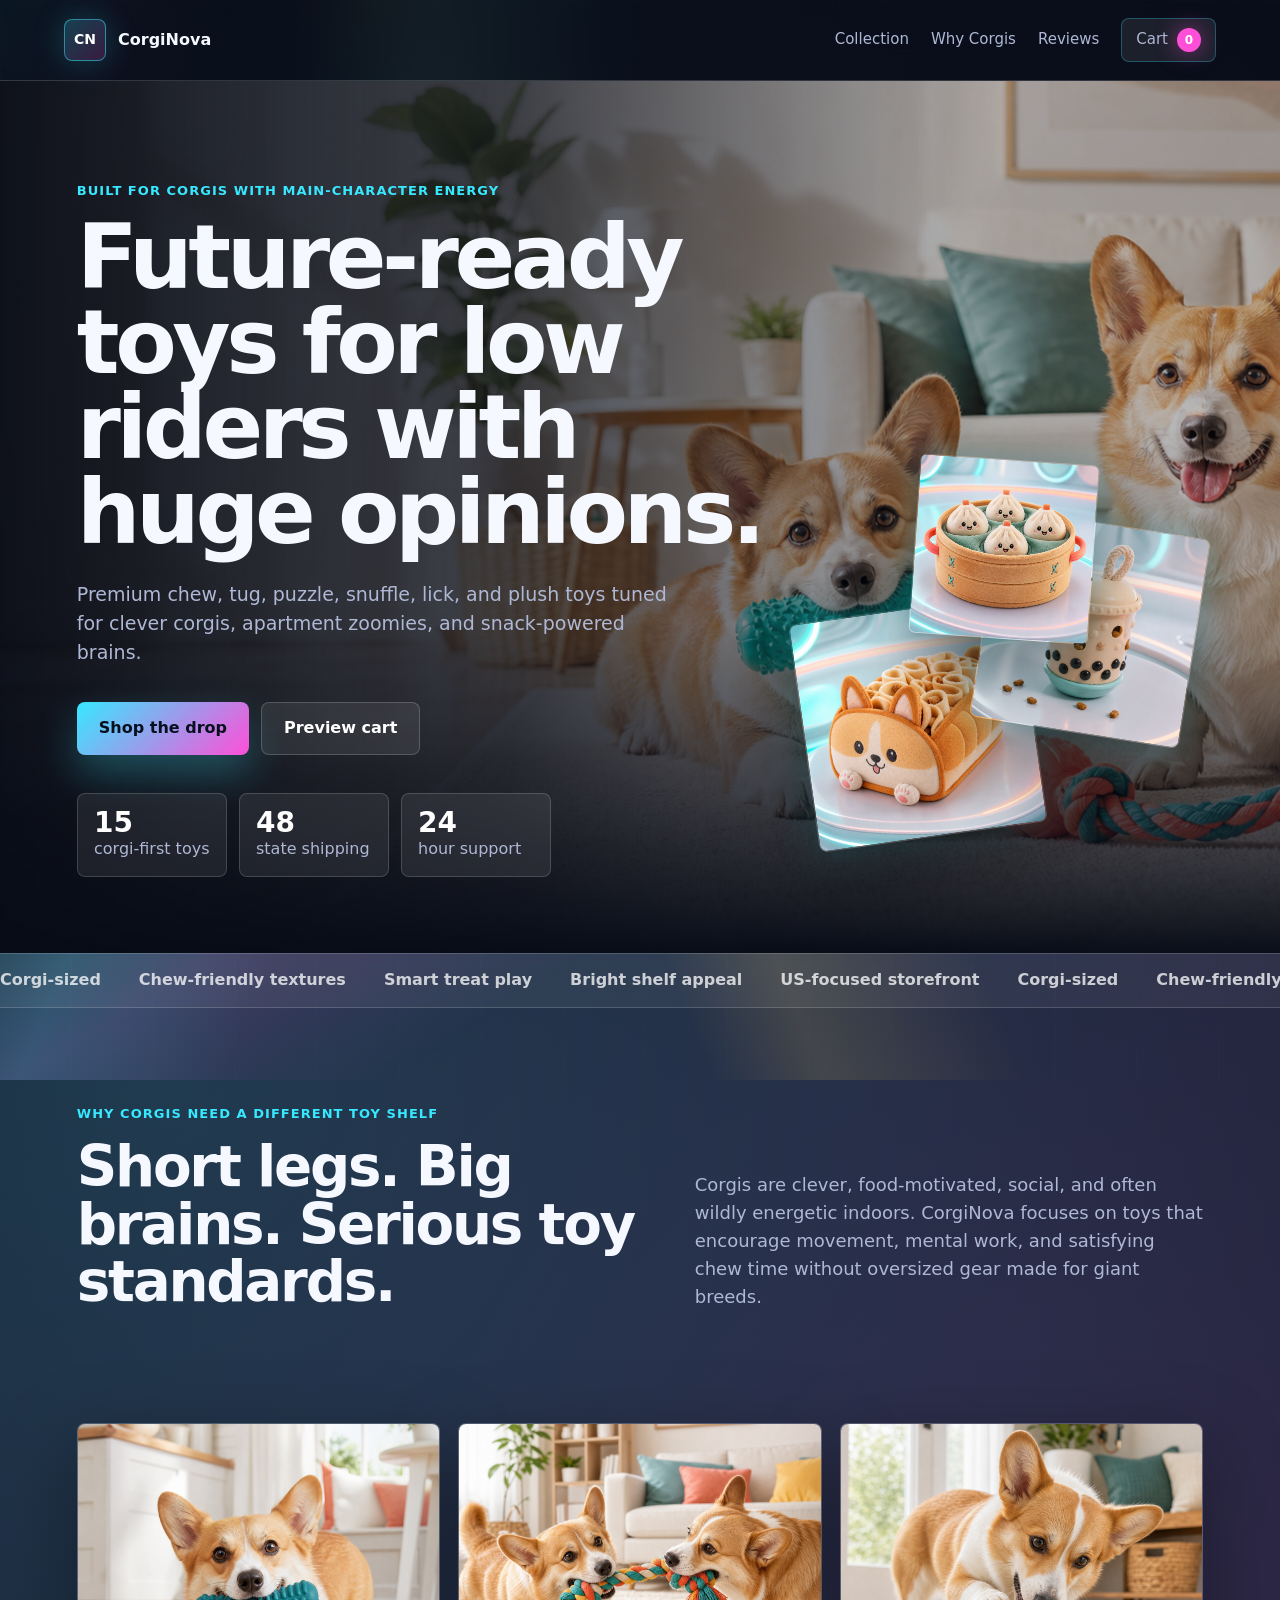
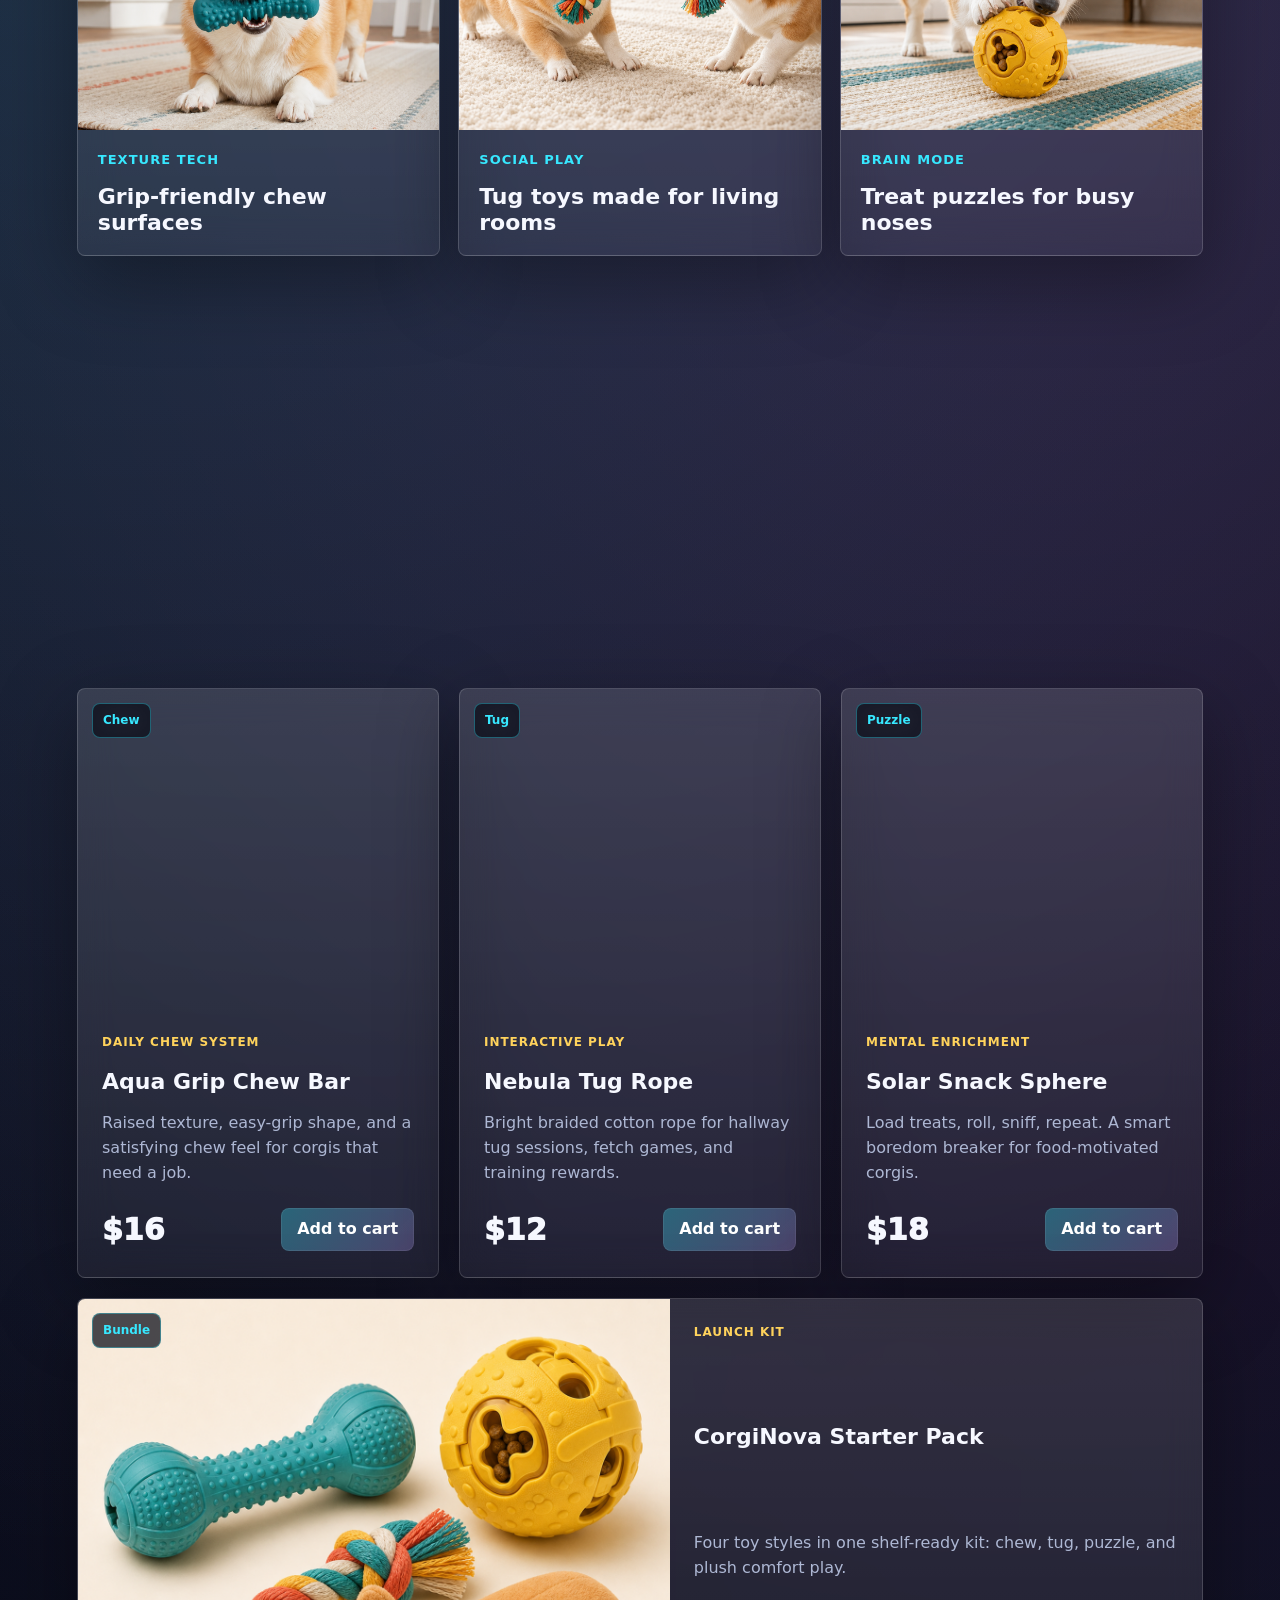
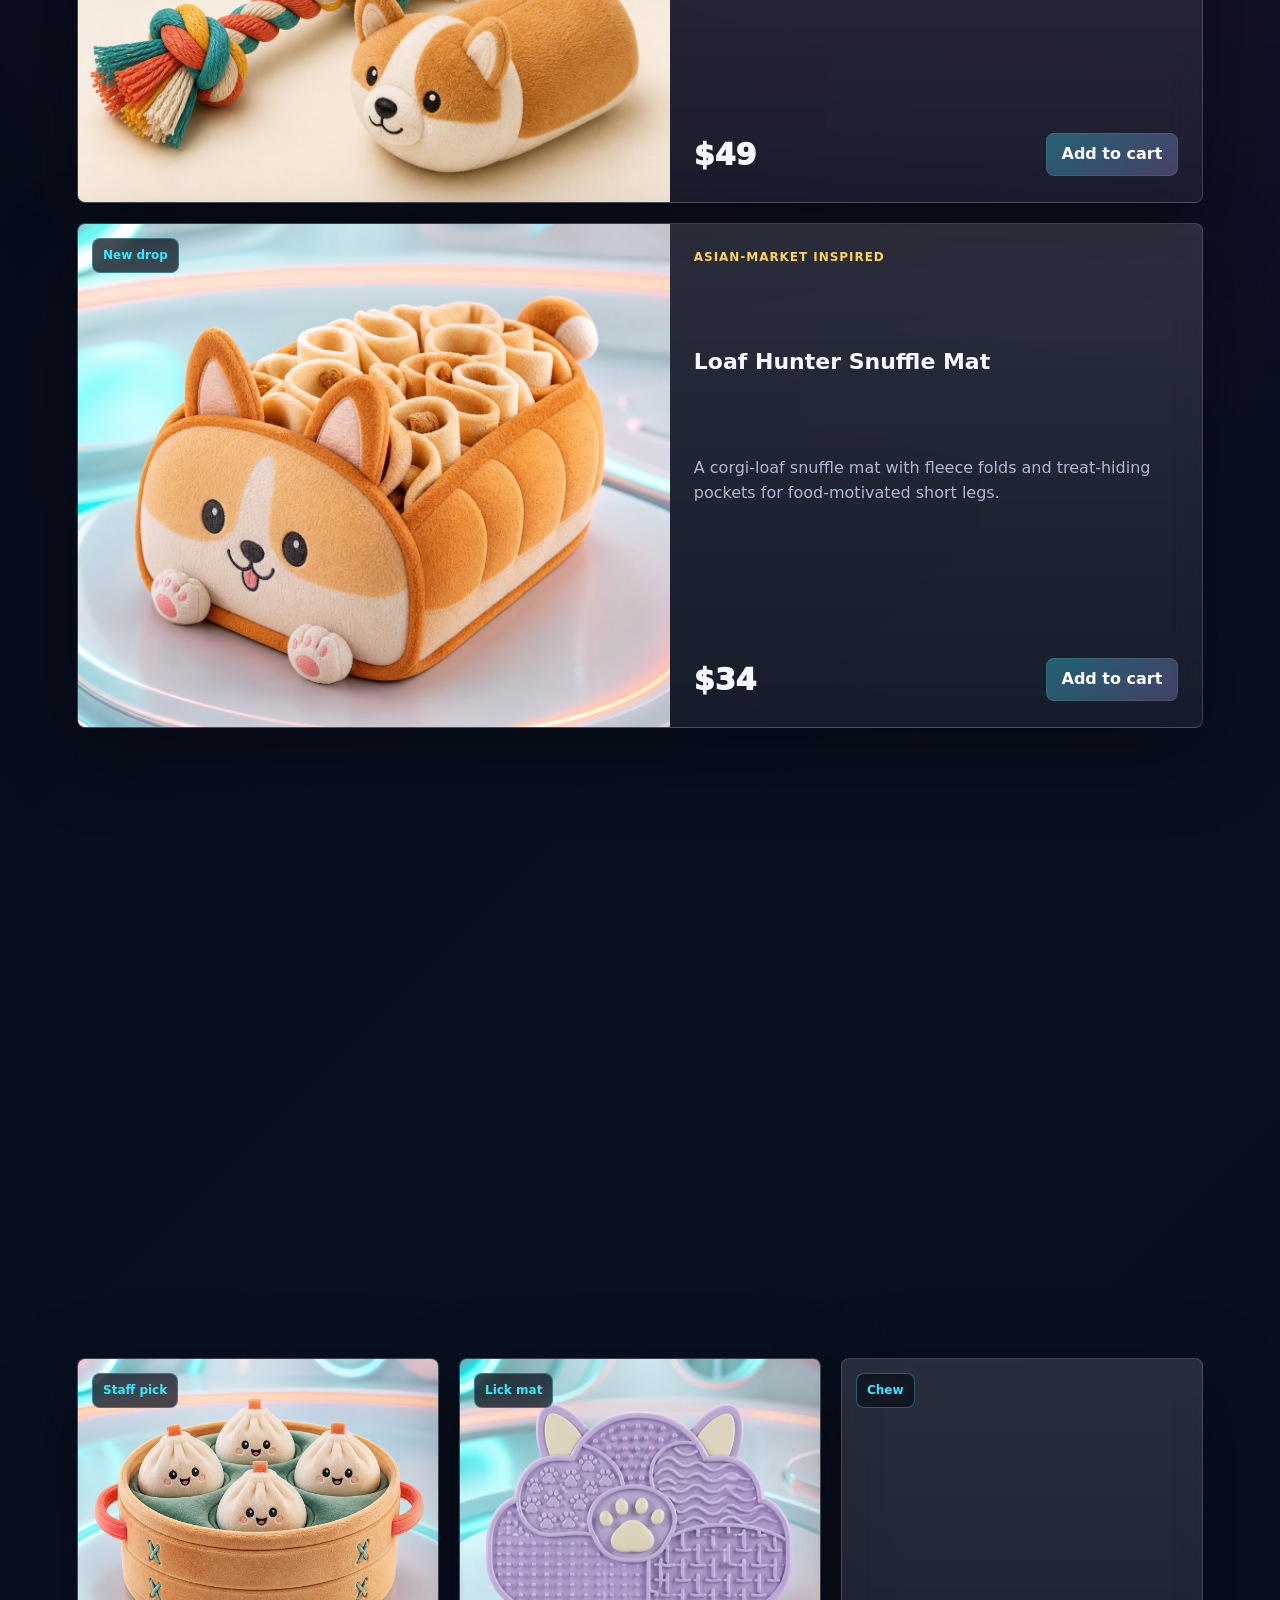
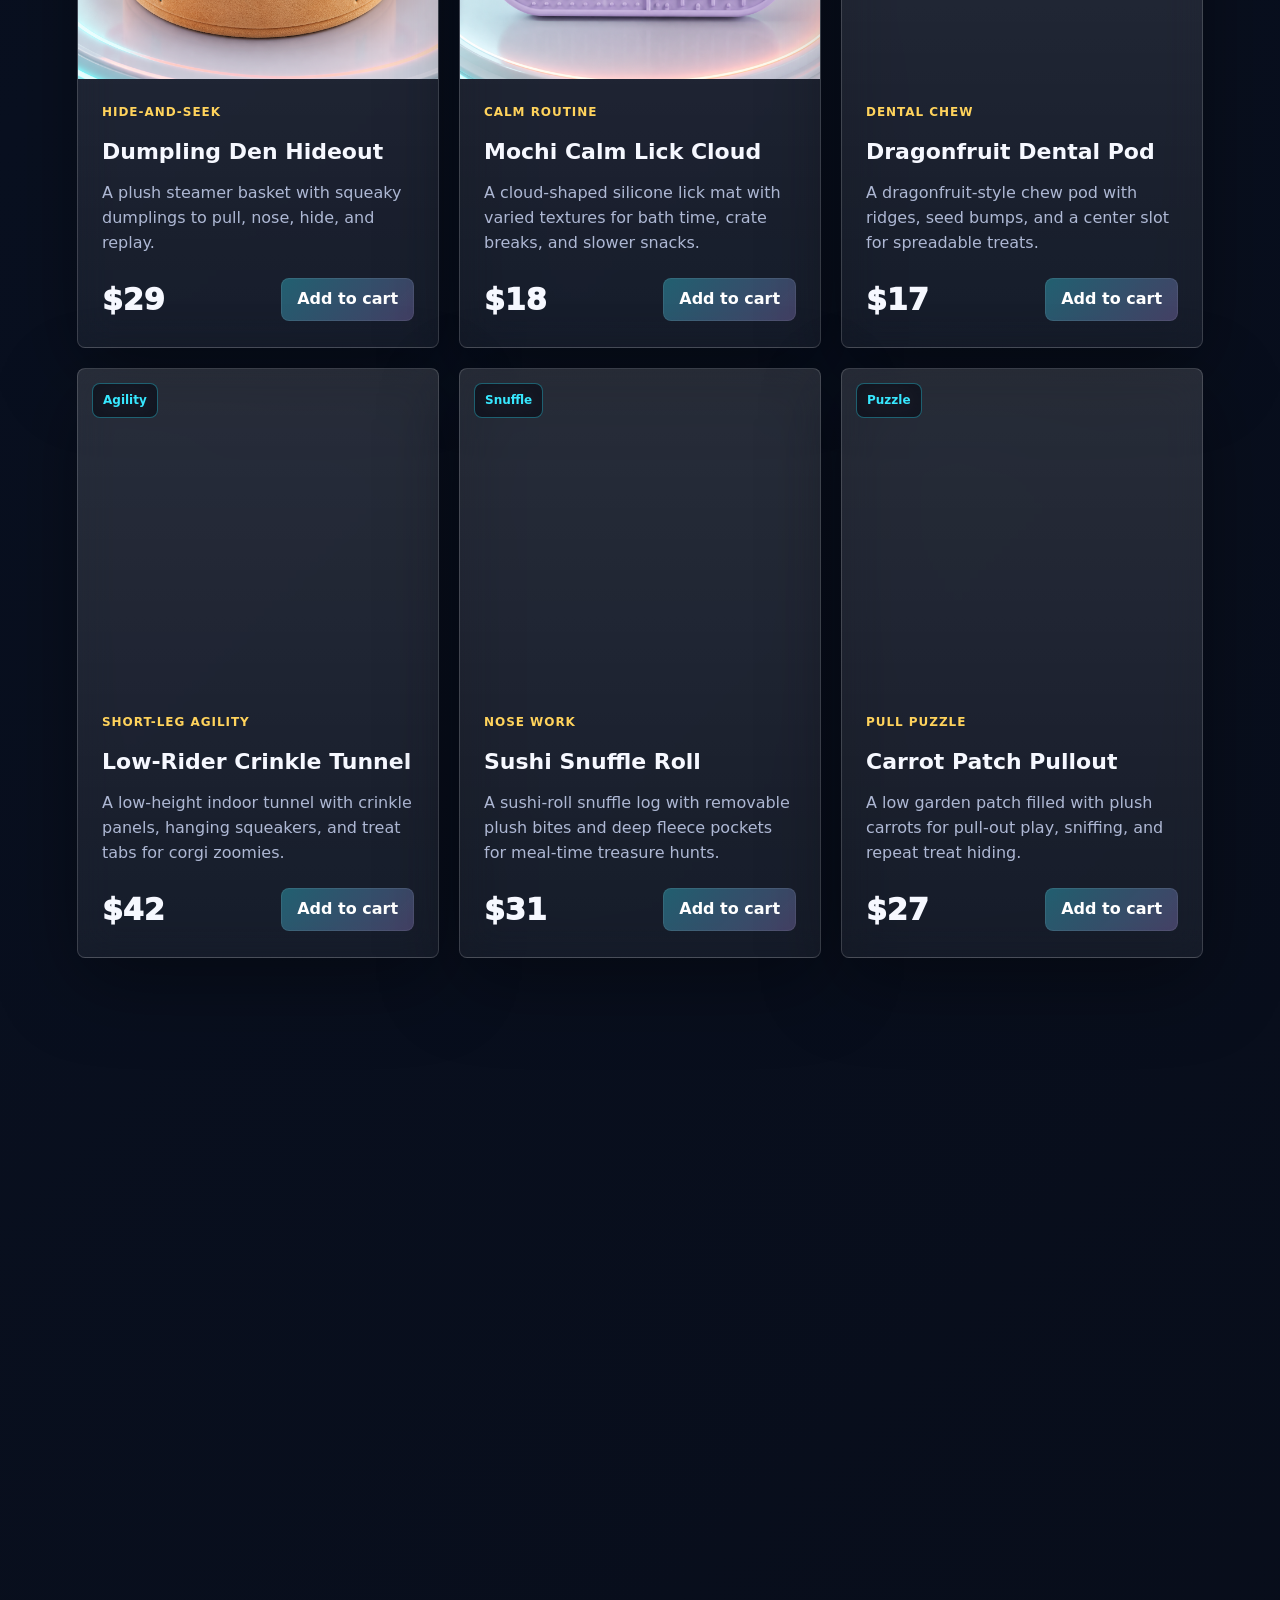
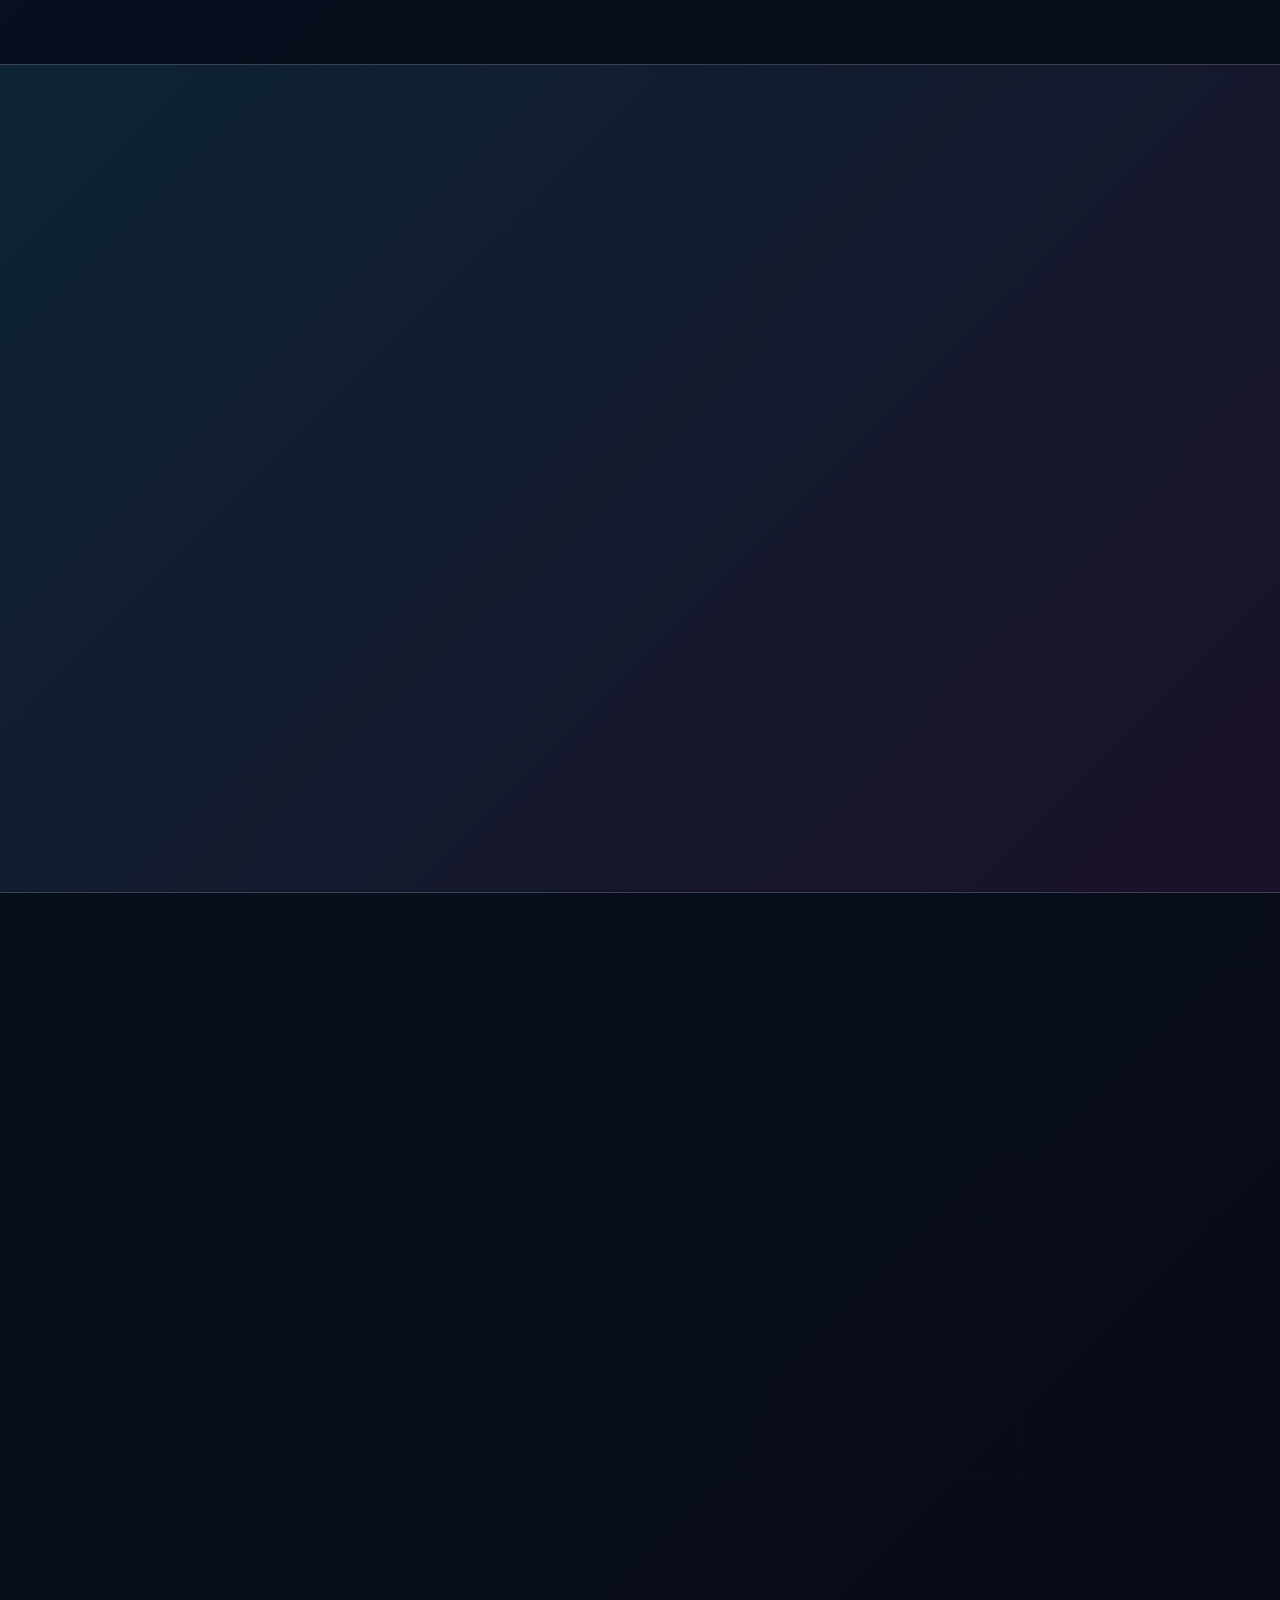
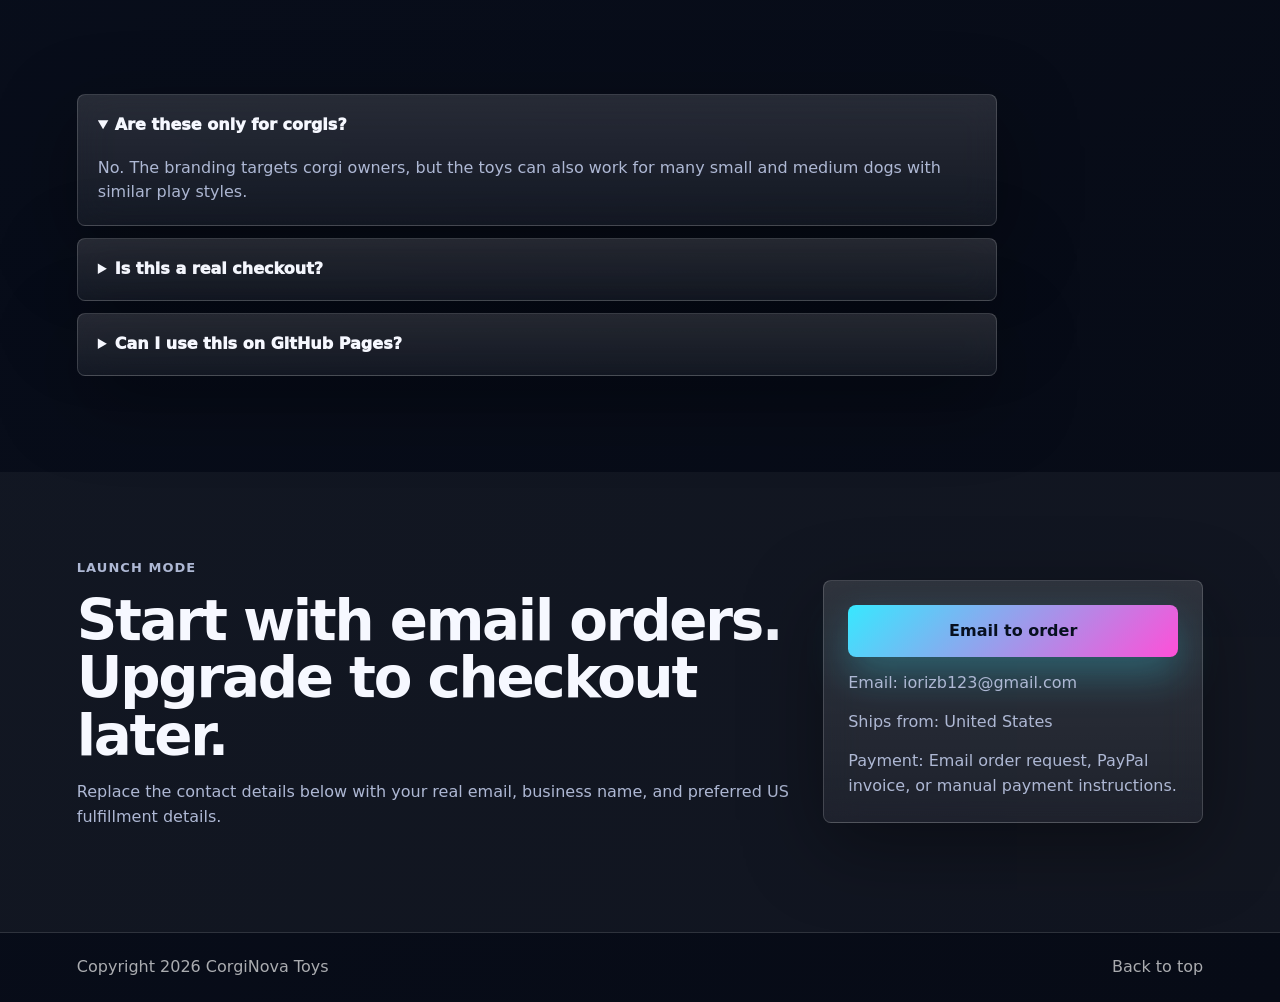
<file: index.html>
<!doctype html>
<html lang="en">
  <head>
    <meta charset="utf-8">
    <meta name="viewport" content="width=device-width, initial-scale=1">
    <title>CorgiNova Toys | Premium Corgi Dog Toys</title>
    <meta name="description" content="CorgiNova Toys creates premium toys designed for corgis: smart puzzle play, durable chew textures, and bright tug toys for big personality dogs.">
    <link rel="stylesheet" href="styles.css">
  </head>
  <body>
    <div class="cursor-glow" aria-hidden="true"></div>
    <div class="site-grid" aria-hidden="true"></div>

    <header class="site-header">
      <a class="brand" href="#top" aria-label="CorgiNova home">
        <span class="brand-mark">CN</span>
        <span>CorgiNova</span>
      </a>
      <nav class="nav" aria-label="Primary navigation">
        <a href="#collection">Collection</a>
        <a href="#why">Why Corgis</a>
        <a href="#reviews">Reviews</a>
        <button class="cart-trigger" type="button" data-cart-open aria-label="Open cart">
          Cart <span data-cart-count>0</span>
        </button>
      </nav>
    </header>

    <main id="top">
      <section class="hero">
        <div class="hero-media" aria-hidden="true">
          <img src="assets/corgi-hero.png" alt="">
        </div>
        <div class="hero-showcase" aria-hidden="true">
          <img class="showcase-a" src="assets/product-loaf-snuffle-mat.png" alt="">
          <img class="showcase-b" src="assets/product-boba-wobble-cup.png" alt="">
          <img class="showcase-c" src="assets/product-dumpling-hideout.png" alt="">
        </div>
        <div class="hero-content">
          <p class="eyebrow reveal">Built for corgis with main-character energy</p>
          <h1 class="reveal">Future-ready toys for low riders with huge opinions.</h1>
          <p class="hero-copy reveal">Premium chew, tug, puzzle, snuffle, lick, and plush toys tuned for clever corgis, apartment zoomies, and snack-powered brains.</p>
          <div class="hero-actions reveal">
            <a class="button primary" href="#collection">Shop the drop</a>
            <button class="button ghost" type="button" data-cart-open>Preview cart</button>
          </div>
          <div class="hero-stats reveal" aria-label="Store highlights">
            <span><strong data-count-up="15">0</strong>corgi-first toys</span>
            <span><strong data-count-up="48">0</strong>state shipping</span>
            <span><strong data-count-up="24">0</strong>hour support</span>
          </div>
        </div>
      </section>

      <section class="ticker" aria-label="Brand promises">
        <div class="ticker-track">
          <span>Corgi-sized</span>
          <span>Chew-friendly textures</span>
          <span>Smart treat play</span>
          <span>Bright shelf appeal</span>
          <span>US-focused storefront</span>
          <span>Corgi-sized</span>
          <span>Chew-friendly textures</span>
          <span>Smart treat play</span>
          <span>Bright shelf appeal</span>
          <span>US-focused storefront</span>
        </div>
      </section>

      <section class="section intro reveal" id="why">
        <div>
          <p class="eyebrow">Why corgis need a different toy shelf</p>
          <h2>Short legs. Big brains. Serious toy standards.</h2>
        </div>
        <p>Corgis are clever, food-motivated, social, and often wildly energetic indoors. CorgiNova focuses on toys that encourage movement, mental work, and satisfying chew time without oversized gear made for giant breeds.</p>
      </section>

      <section class="section feature-strip">
        <article class="feature-card reveal">
          <img src="assets/corgi-chew-lifestyle.png" alt="Corgi playing with a teal chew toy">
          <div>
            <p class="eyebrow">Texture tech</p>
            <h3>Grip-friendly chew surfaces</h3>
          </div>
        </article>
        <article class="feature-card reveal">
          <img src="assets/corgi-rope-lifestyle.png" alt="Two corgis playing tug with a colorful rope toy">
          <div>
            <p class="eyebrow">Social play</p>
            <h3>Tug toys made for living rooms</h3>
          </div>
        </article>
        <article class="feature-card reveal">
          <img src="assets/corgi-puzzle-lifestyle.png" alt="Corgi playing with a yellow treat puzzle ball">
          <div>
            <p class="eyebrow">Brain mode</p>
            <h3>Treat puzzles for busy noses</h3>
          </div>
        </article>
      </section>

      <section class="section products" id="collection">
        <div class="section-heading reveal">
        <div>
          <p class="eyebrow">The corgi drop</p>
            <h2>A bigger, brighter toy wall with snack-hunt energy.</h2>
        </div>
          <div class="filter-group" aria-label="Product filters" data-filter-group>
            <button class="filter-btn active" type="button" data-filter="all">All</button>
            <button class="filter-btn" type="button" data-filter="chew">Chew</button>
            <button class="filter-btn" type="button" data-filter="tug">Tug</button>
            <button class="filter-btn" type="button" data-filter="puzzle">Puzzle</button>
            <button class="filter-btn" type="button" data-filter="bundle">Bundle</button>
          </div>
        </div>

        <div class="product-grid" data-product-grid>
          <article class="product-card reveal" data-category="chew">
            <div class="product-image">
              <img src="assets/chew-toy.png" alt="Teal textured corgi chew toy">
              <span class="badge">Chew</span>
            </div>
            <div class="product-info">
              <p class="tag">Daily chew system</p>
              <h3>Aqua Grip Chew Bar</h3>
              <p>Raised texture, easy-grip shape, and a satisfying chew feel for corgis that need a job.</p>
              <div class="price-row">
                <span class="price">$16</span>
                <button type="button" data-add-cart data-name="Aqua Grip Chew Bar" data-price="16">Add to cart</button>
              </div>
            </div>
          </article>

          <article class="product-card reveal" data-category="tug">
            <div class="product-image">
              <img src="assets/rope-toy.png" alt="Colorful braided rope toy for corgis">
              <span class="badge">Tug</span>
            </div>
            <div class="product-info">
              <p class="tag">Interactive play</p>
              <h3>Nebula Tug Rope</h3>
              <p>Bright braided cotton rope for hallway tug sessions, fetch games, and training rewards.</p>
              <div class="price-row">
                <span class="price">$12</span>
                <button type="button" data-add-cart data-name="Nebula Tug Rope" data-price="12">Add to cart</button>
              </div>
            </div>
          </article>

          <article class="product-card reveal" data-category="puzzle">
            <div class="product-image">
              <img src="assets/puzzle-ball.png" alt="Yellow treat puzzle ball for corgis">
              <span class="badge">Puzzle</span>
            </div>
            <div class="product-info">
              <p class="tag">Mental enrichment</p>
              <h3>Solar Snack Sphere</h3>
              <p>Load treats, roll, sniff, repeat. A smart boredom breaker for food-motivated corgis.</p>
              <div class="price-row">
                <span class="price">$18</span>
                <button type="button" data-add-cart data-name="Solar Snack Sphere" data-price="18">Add to cart</button>
              </div>
            </div>
          </article>

          <article class="product-card product-card-wide reveal" data-category="bundle">
            <div class="product-image">
              <img src="assets/corgi-toy-bundle.png" alt="Premium bundle of corgi-sized dog toys">
              <span class="badge">Bundle</span>
            </div>
            <div class="product-info">
              <p class="tag">Launch kit</p>
              <h3>CorgiNova Starter Pack</h3>
              <p>Four toy styles in one shelf-ready kit: chew, tug, puzzle, and plush comfort play.</p>
              <div class="price-row">
                <span class="price">$49</span>
                <button type="button" data-add-cart data-name="CorgiNova Starter Pack" data-price="49">Add to cart</button>
              </div>
            </div>
          </article>
        </div>
      </section>

      <section class="promise" id="promise">
        <div class="promise-content reveal">
          <p class="eyebrow">Premium positioning</p>
          <h2>A sharper niche: toys designed around corgi behavior.</h2>
          <p>This draft is built for a US-facing independent brand: strong visuals, clear product cards, premium price anchoring, and an interactive cart that can later connect to Shopify, Stripe, or a real checkout.</p>
        </div>
        <div class="promise-list">
          <div class="reveal">
            <span class="mini-icon">01</span>
            <h3>Corgi fit</h3>
            <p>Smaller grip points and product language aimed at short-legged, high-energy dogs.</p>
          </div>
          <div class="reveal">
            <span class="mini-icon">02</span>
            <h3>Enrichment first</h3>
            <p>Chew, tug, puzzle, and plush cover the main ways corgis burn energy at home.</p>
          </div>
          <div class="reveal">
            <span class="mini-icon">03</span>
            <h3>Ready to sell</h3>
            <p>Replace placeholder email and connect checkout when you are ready to take orders.</p>
          </div>
        </div>
      </section>

      <section class="section reviews" id="reviews">
        <div class="section-heading reveal">
          <div>
            <p class="eyebrow">Social proof</p>
            <h2>Customer copy written for American pet parents.</h2>
          </div>
        </div>
        <div class="review-grid">
          <blockquote class="reveal">
            <p>"Our corgi usually gets bored in ten minutes. The puzzle ball actually kept him busy after dinner."</p>
            <cite>Madison, WI - Milo's mom</cite>
          </blockquote>
          <blockquote class="reveal">
            <p>"The colors look premium, and the rope is the perfect size for indoor tug without knocking over the whole room."</p>
            <cite>Austin, TX - Scout's dad</cite>
          </blockquote>
          <blockquote class="reveal">
            <p>"Finally, dog toys that feel like they were made for corgis instead of just resized from big-dog products."</p>
            <cite>Portland, OR - Waffles' family</cite>
          </blockquote>
        </div>
      </section>

      <section class="faq section">
        <div class="section-heading reveal">
          <div>
            <p class="eyebrow">FAQ</p>
            <h2>Fast answers for shoppers.</h2>
          </div>
        </div>
        <div class="faq-list reveal">
          <details open>
            <summary>Are these only for corgis?</summary>
            <p>No. The branding targets corgi owners, but the toys can also work for many small and medium dogs with similar play styles.</p>
          </details>
          <details>
            <summary>Is this a real checkout?</summary>
            <p>This version has a front-end demo cart. It is ready to connect later to Shopify, Stripe Payment Links, Gumroad, or another checkout service.</p>
          </details>
          <details>
            <summary>Can I use this on GitHub Pages?</summary>
            <p>Yes. It is plain HTML, CSS, and JavaScript, so it can run directly on GitHub Pages.</p>
          </details>
        </div>
      </section>

      <section class="contact" id="contact">
        <div class="reveal" data-contact-content>
          <p class="eyebrow">Launch mode</p>
          <h2>Start with email orders. Upgrade to checkout later.</h2>
          <p>Replace the contact details below with your real email, business name, and preferred US fulfillment details.</p>
        </div>
        <div class="contact-box reveal" data-contact-box>
          <a class="button primary full" href="mailto:hello@example.com?subject=CorgiNova%20Toys%20Order">Email to order</a>
          <p>Email: hello@example.com</p>
          <p>Ships from: United States</p>
        </div>
      </section>
    </main>

    <aside class="cart-drawer" aria-label="Shopping cart" aria-hidden="true">
      <div class="cart-panel">
        <div class="cart-head">
          <div>
            <p class="eyebrow">Shopping cart</p>
            <h2>Your toy stack</h2>
          </div>
          <button class="close-btn" type="button" data-cart-close aria-label="Close cart">x</button>
        </div>
        <div class="cart-items" data-cart-items>
          <p class="empty-cart">Your cart is waiting for a corgi-sized upgrade.</p>
        </div>
        <div class="cart-total">
          <span>Total</span>
          <strong data-cart-total>$0</strong>
        </div>
        <a class="button primary full" href="#collection" data-checkout-link>Add toys before checkout</a>
      </div>
    </aside>

    <div class="toast" role="status" aria-live="polite" data-toast></div>

    <footer class="footer">
      <p>Copyright 2026 CorgiNova Toys</p>
      <a href="#top">Back to top</a>
    </footer>

    <script src="script.js"></script>
  </body>
</html>
</file>
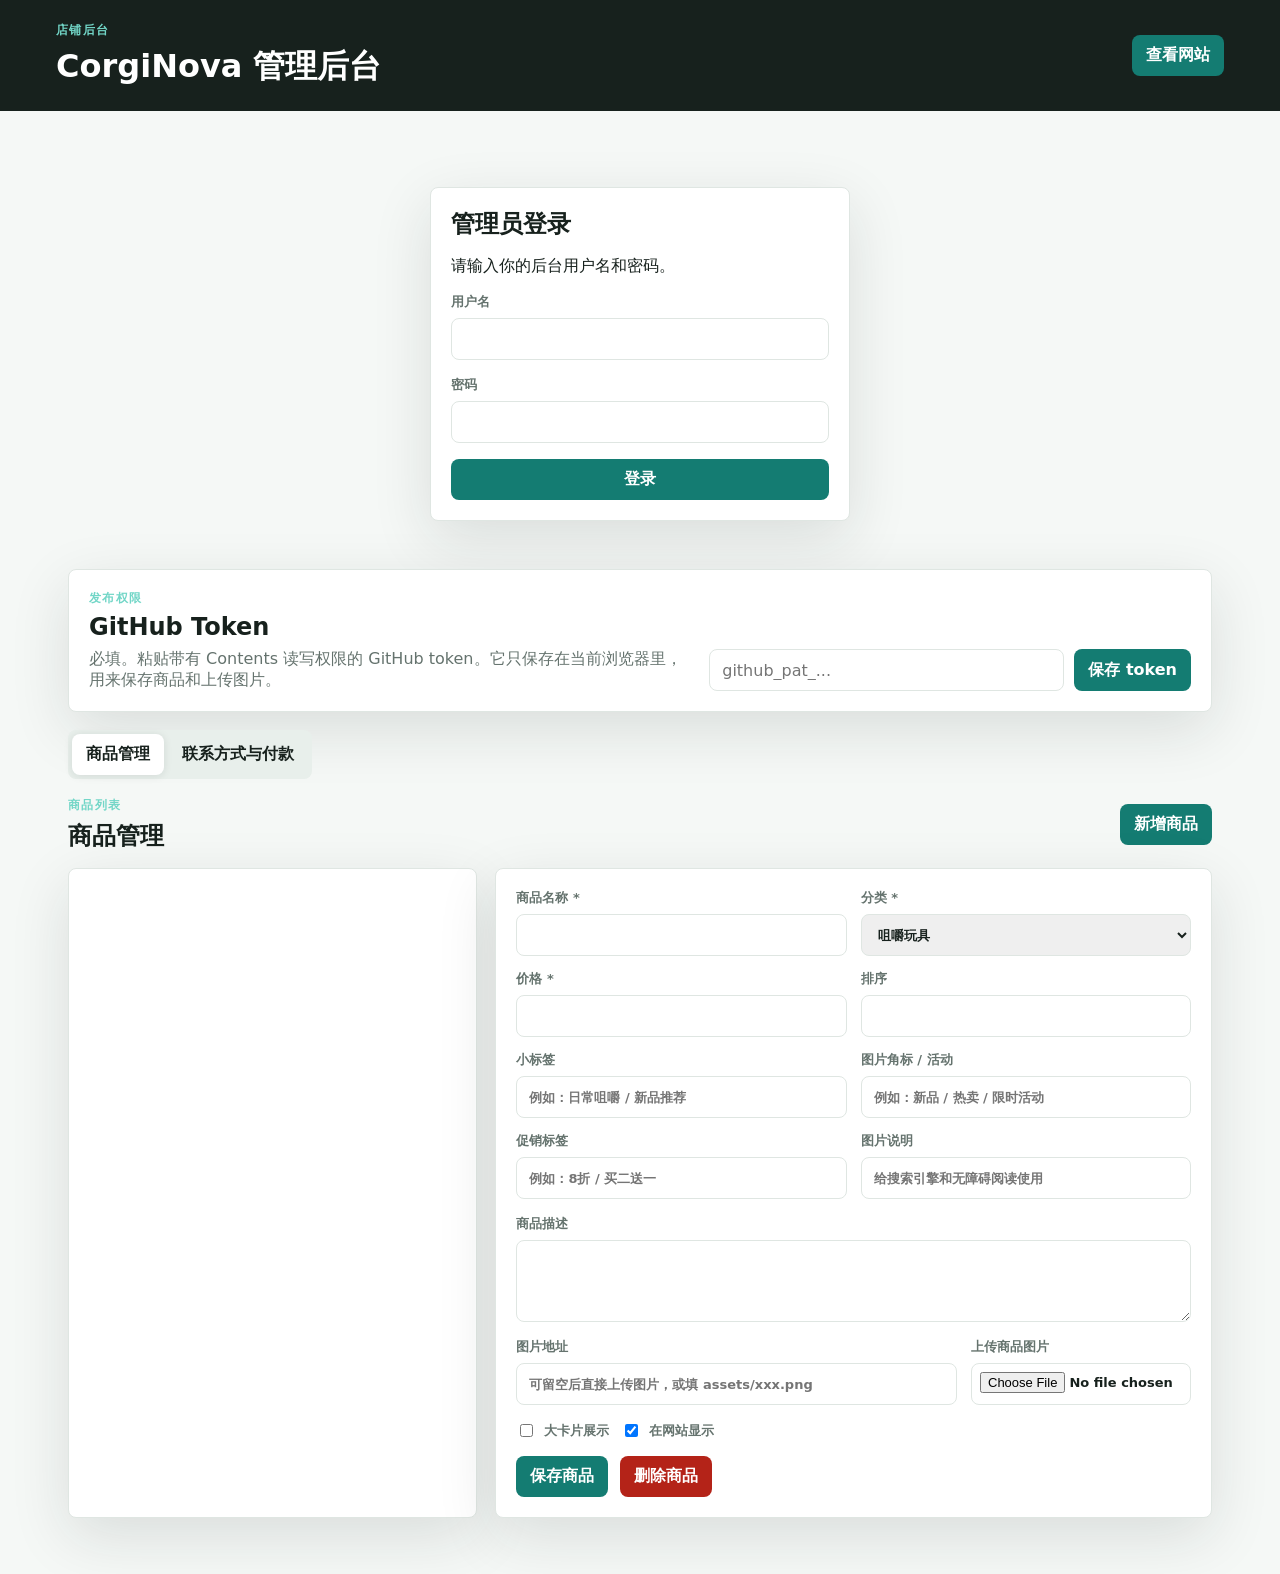
<file: admin/index.html>
<!doctype html>
<html lang="zh-CN">
  <head>
    <meta charset="UTF-8">
    <meta name="viewport" content="width=device-width, initial-scale=1.0">
    <title>CorgiNova 后台管理</title>
    <link rel="stylesheet" href="admin.css">
  </head>
  <body>
    <header class="admin-header">
      <div>
        <p class="eyebrow">店铺后台</p>
        <h1>CorgiNova 管理后台</h1>
      </div>
      <div class="header-actions">
        <a href="../index.html" target="_blank" rel="noreferrer">查看网站</a>
        <button type="button" data-sign-out hidden>退出登录</button>
      </div>
    </header>

    <main>
      <section class="panel login-panel" data-login-panel>
        <h2>管理员登录</h2>
        <p>请输入你的后台用户名和密码。</p>
        <form data-login-form>
          <label>
            用户名
            <input name="username" autocomplete="username" required>
          </label>
          <label>
            密码
            <input type="password" name="password" autocomplete="current-password" required>
          </label>
          <button type="submit">登录</button>
        </form>
      </section>

      <section class="admin-shell" data-admin-shell hidden>
        <section class="panel token-panel">
          <div>
            <p class="eyebrow">发布权限</p>
            <h2>GitHub Token</h2>
            <p class="help-text">必填。粘贴带有 Contents 读写权限的 GitHub token。它只保存在当前浏览器里，用来保存商品和上传图片。</p>
          </div>
          <div class="token-row">
            <input type="password" data-token-input placeholder="github_pat_...">
            <button type="button" data-save-token>保存 token</button>
          </div>
        </section>

        <nav class="tabs" aria-label="Admin sections">
          <button class="active" type="button" data-tab="products">商品管理</button>
          <button type="button" data-tab="settings">联系方式与付款</button>
        </nav>

        <section class="tab-panel active" data-panel="products">
          <div class="section-title">
            <div>
              <p class="eyebrow">商品列表</p>
              <h2>商品管理</h2>
            </div>
            <button type="button" data-new-product>新增商品</button>
          </div>

          <div class="product-layout">
            <div class="panel">
              <div class="product-list" data-product-list></div>
            </div>

            <form class="panel editor" data-product-form>
              <input type="hidden" name="id">
              <div class="form-grid">
                <label>
                  商品名称 *
                  <input name="name" required>
                </label>
                <label>
                  分类 *
                  <select name="category">
                    <option value="chew">咀嚼玩具</option>
                    <option value="tug">拔河玩具</option>
                    <option value="puzzle">益智玩具</option>
                    <option value="bundle">套装</option>
                    <option value="plush">毛绒玩具</option>
                    <option value="sale">促销</option>
                  </select>
                </label>
                <label>
                  价格 *
                  <input name="price" type="number" min="0" step="0.01" required>
                </label>
                <label>
                  排序
                  <input name="sort_order" type="number" step="1">
                </label>
                <label>
                  小标签
                  <input name="tag" placeholder="例如：日常咀嚼 / 新品推荐">
                </label>
                <label>
                  图片角标 / 活动
                  <input name="badge" placeholder="例如：新品 / 热卖 / 限时活动">
                </label>
                <label>
                  促销标签
                  <input name="sale_label" placeholder="例如：8折 / 买二送一">
                </label>
                <label>
                  图片说明
                  <input name="image_alt" placeholder="给搜索引擎和无障碍阅读使用">
                </label>
              </div>

              <label>
                商品描述
                <textarea name="description" rows="4"></textarea>
              </label>

              <div class="image-row">
                <label>
                  图片地址
                  <input name="image_url" placeholder="可留空后直接上传图片，或填 assets/xxx.png">
                </label>
                <label class="upload-box">
                  上传商品图片
                  <input name="image_file" type="file" accept="image/*">
                </label>
              </div>

              <div class="checks">
                <label><input name="is_featured" type="checkbox"> 大卡片展示</label>
                <label><input name="is_active" type="checkbox" checked> 在网站显示</label>
              </div>

              <div class="form-actions">
                <button type="submit">保存商品</button>
                <button class="danger" type="button" data-delete-product>删除商品</button>
              </div>
            </form>
          </div>
        </section>

        <section class="tab-panel" data-panel="settings">
          <form class="panel editor" data-settings-form>
            <div class="section-title">
              <div>
                <p class="eyebrow">店铺信息</p>
                <h2>联系方式与付款</h2>
              </div>
              <button type="submit">保存设置</button>
            </div>

            <div class="form-grid">
              <label>
                店铺名称 *
                <input name="business_name" required>
              </label>
              <label>
                下单邮箱 *
                <input name="order_email" type="email" required>
              </label>
              <label>
                发货地区 *
                <input name="ships_from" required>
              </label>
              <label>
                联系区标题 *
                <input name="contact_heading" required>
              </label>
            </div>
            <label>
              联系区说明 *
              <textarea name="contact_body" rows="4" required></textarea>
            </label>
            <label>
              付款方式 *
              <textarea name="payment_methods" rows="4" required></textarea>
            </label>
          </form>
        </section>
      </section>
    </main>

    <div class="toast" data-toast></div>
    <script src="admin-config.js"></script>
    <script src="admin.js"></script>
  </body>
</html>
</file>
<file: styles.css>
:root {
  --bg: #070b16;
  --bg-soft: #0c1224;
  --panel: rgba(255, 255, 255, 0.08);
  --panel-strong: rgba(255, 255, 255, 0.13);
  --line: rgba(255, 255, 255, 0.16);
  --text: #f6f8ff;
  --muted: #aeb8d4;
  --cyan: #37e8ff;
  --cyan-dark: #19a8bf;
  --pink: #ff4fd8;
  --amber: #ffd35c;
  --green: #75ffb8;
  --shadow: 0 24px 80px rgba(0, 0, 0, 0.36);
}

* {
  box-sizing: border-box;
}

html {
  scroll-behavior: smooth;
}

body {
  margin: 0;
  overflow-x: hidden;
  background:
    radial-gradient(circle at 12% 12%, rgba(55, 232, 255, 0.2), transparent 26%),
    radial-gradient(circle at 82% 18%, rgba(255, 79, 216, 0.16), transparent 28%),
    linear-gradient(135deg, #05070f 0%, #091020 48%, #070b16 100%);
  color: var(--text);
  font-family: Inter, ui-sans-serif, system-ui, -apple-system, BlinkMacSystemFont, "Segoe UI", Arial, sans-serif;
  line-height: 1.55;
}

body::before,
body::after {
  content: "";
  position: fixed;
  inset: -20%;
  z-index: -3;
  pointer-events: none;
}

body::before {
  background:
    linear-gradient(112deg, transparent 0 28%, rgba(55, 232, 255, 0.16) 34%, transparent 43%),
    linear-gradient(68deg, transparent 0 42%, rgba(255, 211, 92, 0.14) 47%, transparent 56%),
    linear-gradient(148deg, transparent 0 54%, rgba(255, 79, 216, 0.14) 60%, transparent 70%);
  animation: auroraSweep 18s ease-in-out infinite alternate;
}

body::after {
  background-image:
    repeating-linear-gradient(90deg, transparent 0 80px, rgba(255, 255, 255, 0.025) 81px, transparent 82px),
    repeating-linear-gradient(0deg, transparent 0 112px, rgba(55, 232, 255, 0.025) 113px, transparent 114px);
  opacity: 0.7;
  animation: gridDrift 28s linear infinite;
}

body.cart-open {
  overflow: hidden;
}

img {
  display: block;
  max-width: 100%;
}

a {
  color: inherit;
  text-decoration: none;
}

button {
  color: inherit;
  cursor: pointer;
  font: inherit;
}

.site-grid {
  position: fixed;
  inset: 0;
  z-index: -2;
  background-image:
    linear-gradient(rgba(255, 255, 255, 0.055) 1px, transparent 1px),
    linear-gradient(90deg, rgba(255, 255, 255, 0.055) 1px, transparent 1px);
  background-size: 64px 64px;
  mask-image: linear-gradient(to bottom, rgba(0, 0, 0, 0.78), transparent 72%);
}

.cursor-glow {
  position: fixed;
  z-index: -1;
  width: 420px;
  height: 420px;
  pointer-events: none;
  border-radius: 50%;
  background: radial-gradient(circle, rgba(55, 232, 255, 0.18), rgba(255, 79, 216, 0.1) 42%, transparent 70%);
  transform: translate(-50%, -50%);
  opacity: 0.8;
  filter: blur(4px);
}

.site-header {
  position: sticky;
  top: 0;
  z-index: 20;
  display: flex;
  align-items: center;
  justify-content: space-between;
  gap: 24px;
  padding: 18px clamp(20px, 5vw, 76px);
  background: rgba(7, 11, 22, 0.72);
  border-bottom: 1px solid var(--line);
  backdrop-filter: blur(22px);
}

.brand {
  display: inline-flex;
  align-items: center;
  gap: 12px;
  font-weight: 900;
  letter-spacing: 0;
  white-space: nowrap;
}

.brand-mark {
  display: grid;
  width: 42px;
  height: 42px;
  place-items: center;
  border: 1px solid rgba(55, 232, 255, 0.5);
  border-radius: 8px;
  background: linear-gradient(135deg, rgba(55, 232, 255, 0.22), rgba(255, 79, 216, 0.18));
  box-shadow: 0 0 32px rgba(55, 232, 255, 0.22);
  color: white;
  font-size: 14px;
}

.nav {
  display: flex;
  align-items: center;
  gap: 22px;
  color: var(--muted);
  font-size: 15px;
}

.nav a:hover {
  color: var(--cyan);
}

.cart-trigger {
  display: inline-flex;
  align-items: center;
  gap: 9px;
  min-height: 42px;
  padding: 9px 14px;
  border: 1px solid rgba(55, 232, 255, 0.28);
  border-radius: 8px;
  background: rgba(255, 255, 255, 0.08);
}

.cart-trigger span {
  display: inline-grid;
  min-width: 24px;
  height: 24px;
  place-items: center;
  border-radius: 999px;
  background: var(--pink);
  color: white;
  font-size: 12px;
  font-weight: 900;
  box-shadow: 0 0 22px rgba(255, 79, 216, 0.5);
}

.hero {
  position: relative;
  min-height: 780px;
  display: grid;
  align-items: center;
  overflow: hidden;
  isolation: isolate;
}

.hero-media {
  position: absolute;
  inset: 0;
  z-index: -3;
}

.hero-media img {
  width: 100%;
  height: 100%;
  object-fit: cover;
  transform: scale(1.03);
  animation: heroFloat 16s ease-in-out infinite alternate;
}

.hero-media::after {
  content: "";
  position: absolute;
  inset: 0;
  background:
    linear-gradient(90deg, rgba(7, 11, 22, 0.96) 0%, rgba(7, 11, 22, 0.76) 40%, rgba(7, 11, 22, 0.28) 76%),
    linear-gradient(0deg, rgba(7, 11, 22, 0.98) 0%, transparent 38%);
}

.hero-showcase {
  position: absolute;
  right: clamp(18px, 5vw, 92px);
  bottom: clamp(42px, 7vw, 96px);
  z-index: 2;
  width: min(42vw, 560px);
  height: min(35vw, 430px);
  pointer-events: none;
  perspective: 1100px;
}

.hero-showcase img {
  position: absolute;
  width: clamp(130px, 18vw, 250px);
  aspect-ratio: 1;
  object-fit: cover;
  border: 1px solid rgba(255, 255, 255, 0.22);
  border-radius: 8px;
  box-shadow: 0 28px 90px rgba(0, 0, 0, 0.5), 0 0 42px rgba(55, 232, 255, 0.25);
  animation: productHover 5.5s ease-in-out infinite alternate;
}

.hero-showcase .showcase-a {
  right: 34%;
  bottom: 6%;
  transform: rotate(-8deg);
}

.hero-showcase .showcase-b {
  right: 2%;
  bottom: 28%;
  transform: rotate(9deg) scale(0.92);
  animation-delay: -1.6s;
}

.hero-showcase .showcase-c {
  right: 18%;
  top: 0;
  transform: rotate(4deg) scale(0.78);
  animation-delay: -3.1s;
}

.hero-content {
  width: min(720px, calc(100% - 40px));
  margin-left: clamp(20px, 6vw, 86px);
  padding: 100px 0 76px;
}

.eyebrow {
  margin: 0 0 14px;
  color: var(--cyan);
  font-size: 13px;
  font-weight: 900;
  letter-spacing: 0.08em;
  text-transform: uppercase;
}

h1,
h2,
h3,
p {
  overflow-wrap: anywhere;
}

h1 {
  margin: 0;
  max-width: 11em;
  font-size: clamp(50px, 7vw, 96px);
  line-height: 0.95;
  letter-spacing: -0.05em;
}

h2 {
  margin: 0;
  font-size: clamp(30px, 4.4vw, 58px);
  line-height: 1.02;
  letter-spacing: -0.04em;
}

h3 {
  margin: 0;
  font-size: 22px;
  line-height: 1.15;
}

.hero-copy {
  max-width: 610px;
  margin: 24px 0 0;
  color: var(--muted);
  font-size: 19px;
}

.hero-actions {
  display: flex;
  flex-wrap: wrap;
  gap: 12px;
  margin-top: 34px;
}

.button {
  display: inline-flex;
  min-height: 52px;
  align-items: center;
  justify-content: center;
  padding: 13px 22px;
  border: 0;
  border-radius: 8px;
  font-weight: 900;
  transition: transform 0.18s ease, box-shadow 0.18s ease, background 0.18s ease;
}

.button:hover {
  transform: translateY(-2px);
}

.button.primary {
  background: linear-gradient(135deg, var(--cyan), var(--pink));
  color: #07101f;
  box-shadow: 0 18px 40px rgba(55, 232, 255, 0.28);
}

.button.ghost {
  border: 1px solid rgba(255, 255, 255, 0.18);
  background: rgba(255, 255, 255, 0.08);
  color: white;
}

.button.full {
  width: 100%;
}

.hero-stats {
  display: flex;
  flex-wrap: wrap;
  gap: 12px;
  margin-top: 38px;
}

.hero-stats span {
  min-width: 150px;
  padding: 15px 16px;
  border: 1px solid var(--line);
  border-radius: 8px;
  background: rgba(255, 255, 255, 0.08);
  color: var(--muted);
  backdrop-filter: blur(18px);
}

.hero-stats strong {
  display: block;
  color: white;
  font-size: 28px;
  line-height: 1;
}

.ticker {
  overflow: hidden;
  padding: 14px 0;
  border-top: 1px solid var(--line);
  border-bottom: 1px solid var(--line);
  background: rgba(255, 255, 255, 0.06);
}

.ticker-track {
  display: flex;
  width: max-content;
  gap: 38px;
  animation: tickerMove 24s linear infinite;
}

.ticker-track span {
  color: rgba(255, 255, 255, 0.76);
  font-weight: 900;
  white-space: nowrap;
}

.section {
  padding: 96px clamp(20px, 6vw, 86px);
}

.intro {
  display: grid;
  grid-template-columns: minmax(280px, 0.9fr) minmax(280px, 0.8fr);
  gap: 46px;
  align-items: end;
}

.intro > p {
  margin: 0;
  color: var(--muted);
  font-size: 18px;
}

.feature-strip {
  display: grid;
  grid-template-columns: repeat(3, minmax(0, 1fr));
  gap: 18px;
  padding-top: 16px;
}

.feature-card,
.product-card,
blockquote,
details,
.promise-list > div,
.contact-box {
  border: 1px solid var(--line);
  border-radius: 8px;
  background: linear-gradient(180deg, var(--panel-strong), rgba(255, 255, 255, 0.055));
  box-shadow: var(--shadow);
  backdrop-filter: blur(18px);
}

.feature-card {
  overflow: hidden;
}

.feature-card img {
  width: 100%;
  aspect-ratio: 1.18 / 1;
  object-fit: cover;
}

.feature-card div {
  padding: 20px;
}

.section-heading {
  display: flex;
  justify-content: space-between;
  gap: 32px;
  align-items: end;
  margin-bottom: 34px;
}

.section-heading h2 {
  max-width: 820px;
}

.filter-group {
  display: flex;
  flex-wrap: wrap;
  gap: 8px;
}

.filter-btn {
  min-height: 40px;
  padding: 8px 14px;
  border: 1px solid var(--line);
  border-radius: 8px;
  background: rgba(255, 255, 255, 0.06);
  color: var(--muted);
  font-weight: 900;
}

.filter-btn.active {
  border-color: rgba(55, 232, 255, 0.55);
  background: rgba(55, 232, 255, 0.14);
  color: white;
  box-shadow: 0 0 24px rgba(55, 232, 255, 0.16);
}

.product-grid {
  display: grid;
  grid-template-columns: repeat(3, minmax(0, 1fr));
  gap: 20px;
}

.product-card {
  overflow: hidden;
  position: relative;
  transform: perspective(900px) rotateX(var(--rx, 0deg)) rotateY(var(--ry, 0deg));
  transform-style: preserve-3d;
  transition: opacity 0.24s ease, transform 0.24s ease, box-shadow 0.24s ease, border-color 0.24s ease;
  will-change: transform;
}

.product-card::before {
  content: "";
  position: absolute;
  inset: 0;
  z-index: 2;
  pointer-events: none;
  background:
    radial-gradient(circle at var(--mx, 50%) var(--my, 40%), hsla(var(--product-hue, 190deg), 100%, 72%, 0.2), transparent 34%),
    linear-gradient(135deg, transparent 0 42%, rgba(255, 255, 255, 0.13) 48%, transparent 55%);
  opacity: 0;
  transition: opacity 0.22s ease;
}

.product-card:hover {
  transform: perspective(900px) translateY(-9px) rotateX(var(--rx, 0deg)) rotateY(var(--ry, 0deg));
  border-color: rgba(55, 232, 255, 0.5);
  box-shadow: 0 30px 90px rgba(55, 232, 255, 0.16);
}

.product-card:hover::before {
  opacity: 1;
}

.product-card.hidden {
  display: none;
}

.product-card-wide {
  grid-column: span 3;
  display: grid;
  grid-template-columns: 1fr 0.9fr;
}

.product-image {
  position: relative;
  overflow: hidden;
  transform: translateZ(28px);
}

.product-image::after {
  content: "";
  position: absolute;
  inset: -40% -65%;
  background: linear-gradient(105deg, transparent 35%, rgba(255, 255, 255, 0.3) 48%, transparent 60%);
  transform: translateX(-35%) rotate(4deg);
  opacity: 0;
  transition: opacity 0.2s ease;
}

.product-card:hover .product-image::after {
  opacity: 1;
  animation: imageSweep 1.05s ease;
}

.product-image img {
  width: 100%;
  height: 100%;
  min-height: 320px;
  aspect-ratio: 1 / 0.85;
  object-fit: cover;
  transition: transform 0.35s ease;
}

.product-card:hover .product-image img {
  transform: scale(1.055);
}

.badge {
  position: absolute;
  top: 14px;
  left: 14px;
  padding: 7px 10px;
  border: 1px solid rgba(55, 232, 255, 0.36);
  border-radius: 8px;
  background: rgba(7, 11, 22, 0.72);
  color: var(--cyan);
  font-size: 12px;
  font-weight: 900;
  backdrop-filter: blur(12px);
}

.product-info {
  display: grid;
  min-height: 268px;
  gap: 14px;
  padding: 24px;
}

.tag {
  margin: 0;
  color: var(--amber);
  font-size: 12px;
  font-weight: 900;
  letter-spacing: 0.08em;
  text-transform: uppercase;
}

.product-info p:not(.tag) {
  margin: 0;
  color: var(--muted);
}

.price-row {
  display: flex;
  align-items: center;
  justify-content: space-between;
  gap: 16px;
  align-self: end;
}

.price {
  font-size: 30px;
  font-weight: 950;
}

.price-row button {
  min-height: 42px;
  padding: 9px 16px;
  border: 0;
  border-radius: 8px;
  background:
    linear-gradient(135deg, rgba(55, 232, 255, 0.2), rgba(255, 79, 216, 0.18)),
    rgba(55, 232, 255, 0.16);
  color: white;
  font-weight: 900;
  box-shadow: inset 0 0 0 1px rgba(255, 255, 255, 0.08), 0 0 0 rgba(55, 232, 255, 0);
  transition: transform 0.18s ease, box-shadow 0.18s ease;
}

.price-row button:hover {
  transform: translateY(-2px);
  box-shadow: inset 0 0 0 1px rgba(255, 255, 255, 0.16), 0 16px 28px rgba(55, 232, 255, 0.18);
}

.promise {
  display: grid;
  grid-template-columns: minmax(280px, 0.8fr) minmax(280px, 1fr);
  gap: 42px;
  padding: 96px clamp(20px, 6vw, 86px);
  background: linear-gradient(135deg, rgba(55, 232, 255, 0.1), rgba(255, 79, 216, 0.08));
  border-top: 1px solid var(--line);
  border-bottom: 1px solid var(--line);
}

.promise-content p:last-child {
  color: var(--muted);
  font-size: 18px;
}

.promise-list {
  display: grid;
  gap: 16px;
}

.promise-list > div {
  padding: 22px;
  transition: transform 0.24s ease, border-color 0.24s ease;
}

.promise-list > div:hover {
  transform: translateX(8px);
  border-color: rgba(117, 255, 184, 0.46);
}

.mini-icon {
  display: inline-grid;
  width: 44px;
  height: 34px;
  place-items: center;
  margin-bottom: 14px;
  border-radius: 8px;
  background: rgba(117, 255, 184, 0.16);
  color: var(--green);
  font-size: 13px;
  font-weight: 950;
}

.promise-list p,
details p {
  color: var(--muted);
}

.review-grid {
  display: grid;
  grid-template-columns: repeat(3, minmax(0, 1fr));
  gap: 18px;
}

blockquote {
  margin: 0;
  padding: 24px;
}

blockquote p {
  margin: 0;
  font-size: 18px;
}

cite {
  display: block;
  margin-top: 18px;
  color: var(--cyan);
  font-style: normal;
}

.faq-list {
  display: grid;
  gap: 12px;
  max-width: 920px;
}

details {
  overflow: hidden;
}

summary {
  cursor: pointer;
  padding: 18px 20px;
  font-weight: 950;
}

details p {
  margin: 0;
  padding: 0 20px 20px;
}

.contact {
  display: grid;
  grid-template-columns: minmax(260px, 1fr) 380px;
  gap: 32px;
  align-items: center;
  padding: 86px clamp(20px, 6vw, 86px);
  background: rgba(255, 255, 255, 0.045);
}

.contact p {
  color: var(--muted);
}

.contact-box {
  padding: 24px;
}

.contact-box p {
  margin: 14px 0 0;
}

.cart-drawer {
  position: fixed;
  inset: 0;
  z-index: 40;
  display: grid;
  justify-items: end;
  background: rgba(0, 0, 0, 0.5);
  opacity: 0;
  pointer-events: none;
  transition: opacity 0.22s ease;
  backdrop-filter: blur(6px);
}

.cart-drawer.open {
  opacity: 1;
  pointer-events: auto;
}

.cart-panel {
  width: min(440px, 100%);
  height: 100%;
  padding: 24px;
  background:
    linear-gradient(180deg, rgba(55, 232, 255, 0.08), transparent 28%),
    #080d1c;
  border-left: 1px solid var(--line);
  box-shadow: -22px 0 60px rgba(0, 0, 0, 0.36);
  transform: translateX(100%);
  transition: transform 0.28s ease;
}

.cart-drawer.open .cart-panel {
  transform: translateX(0);
}

.cart-head {
  display: flex;
  align-items: flex-start;
  justify-content: space-between;
  gap: 18px;
}

.close-btn {
  display: grid;
  width: 42px;
  height: 42px;
  place-items: center;
  border: 1px solid var(--line);
  border-radius: 8px;
  background: rgba(255, 255, 255, 0.08);
  font-size: 24px;
  line-height: 1;
}

.cart-items {
  display: grid;
  gap: 12px;
  margin: 28px 0;
}

.empty-cart {
  margin: 0;
  color: var(--muted);
}

.cart-line {
  display: grid;
  grid-template-columns: minmax(0, 1fr) auto auto;
  align-items: center;
  gap: 16px;
  padding: 14px;
  border: 1px solid var(--line);
  border-radius: 8px;
  background: rgba(255, 255, 255, 0.08);
}

.cart-line-info {
  display: grid;
  min-width: 0;
  gap: 4px;
}

.cart-line span,
.cart-line-info span {
  display: block;
  color: var(--muted);
  font-size: 14px;
}

.cart-line-controls {
  display: grid;
  grid-template-columns: 34px 34px 34px;
  align-items: center;
  overflow: hidden;
  border: 1px solid var(--line);
  border-radius: 8px;
  background: rgba(255, 255, 255, 0.06);
}

.cart-line-controls button {
  display: grid;
  width: 34px;
  height: 34px;
  place-items: center;
  border: 0;
  background: transparent;
  color: white;
  font-weight: 950;
}

.cart-line-controls button:hover {
  background: rgba(55, 232, 255, 0.16);
}

.cart-line-controls span {
  display: grid;
  height: 34px;
  place-items: center;
  border-right: 1px solid var(--line);
  border-left: 1px solid var(--line);
  color: white;
  font-weight: 900;
}

.remove-line {
  width: max-content;
  padding: 0;
  border: 0;
  background: transparent;
  color: var(--cyan);
  font-size: 13px;
  font-weight: 900;
}

.cart-total {
  display: flex;
  justify-content: space-between;
  align-items: center;
  margin: 20px 0;
  padding-top: 18px;
  border-top: 1px solid var(--line);
  font-size: 20px;
}

.toast {
  position: fixed;
  right: 24px;
  bottom: 24px;
  z-index: 50;
  max-width: min(340px, calc(100% - 48px));
  padding: 14px 16px;
  border: 1px solid rgba(55, 232, 255, 0.28);
  border-radius: 8px;
  background: rgba(7, 11, 22, 0.9);
  color: white;
  box-shadow: 0 18px 38px rgba(0, 0, 0, 0.26);
  transform: translateY(18px);
  opacity: 0;
  pointer-events: none;
  transition: opacity 0.2s ease, transform 0.2s ease;
}

.toast.show {
  transform: translateY(0);
  opacity: 1;
}

.footer {
  display: flex;
  justify-content: space-between;
  gap: 18px;
  padding: 22px clamp(20px, 6vw, 86px);
  border-top: 1px solid var(--line);
  color: rgba(255, 255, 255, 0.66);
}

.footer p {
  margin: 0;
}

.reveal {
  opacity: 0;
  transform: translateY(24px);
  transition: opacity 0.7s ease, transform 0.7s ease;
}

.reveal.in-view {
  opacity: 1;
  transform: translateY(0);
}

@keyframes heroFloat {
  from {
    transform: scale(1.03) translateX(0);
  }

  to {
    transform: scale(1.08) translateX(1.7%);
  }
}

@keyframes tickerMove {
  from {
    transform: translateX(0);
  }

  to {
    transform: translateX(-50%);
  }
}

@keyframes auroraSweep {
  from {
    transform: translate3d(-3%, -1%, 0) scale(1);
    opacity: 0.86;
  }

  to {
    transform: translate3d(3%, 2%, 0) scale(1.08);
    opacity: 1;
  }
}

@keyframes gridDrift {
  to {
    transform: translate3d(-82px, -114px, 0);
  }
}

@keyframes productHover {
  from {
    translate: 0 0;
  }

  to {
    translate: 0 -18px;
  }
}

@keyframes imageSweep {
  from {
    transform: translateX(-42%) rotate(4deg);
  }

  to {
    transform: translateX(42%) rotate(4deg);
  }
}

@media (prefers-reduced-motion: reduce) {
  *,
  *::before,
  *::after {
    animation-duration: 0.01ms !important;
    animation-iteration-count: 1 !important;
    scroll-behavior: auto !important;
    transition-duration: 0.01ms !important;
  }

  .cursor-glow {
    display: none;
  }

  body::before,
  body::after,
  .hero-showcase {
    animation: none !important;
  }
}

@media (max-width: 1000px) {
  .site-header {
    align-items: flex-start;
    flex-direction: column;
  }

  .nav {
    width: 100%;
    overflow-x: auto;
    padding-bottom: 2px;
  }

  .hero {
    min-height: 760px;
  }

  .hero-media::after {
    background:
      linear-gradient(180deg, rgba(7, 11, 22, 0.96) 0%, rgba(7, 11, 22, 0.82) 48%, rgba(7, 11, 22, 0.44) 100%),
      linear-gradient(0deg, rgba(7, 11, 22, 0.98) 0%, transparent 38%);
  }

  .hero-content {
    width: min(680px, calc(100% - 40px));
    margin: 0 auto;
    align-self: start;
    padding-top: 72px;
  }

  .hero-showcase {
    right: 20px;
    bottom: 24px;
    width: min(76vw, 430px);
    height: 250px;
    opacity: 0.78;
  }

  .hero-showcase img {
    width: clamp(92px, 26vw, 160px);
  }

  .intro,
  .promise,
  .contact,
  .product-card-wide {
    grid-template-columns: 1fr;
  }

  .section-heading {
    align-items: flex-start;
    flex-direction: column;
  }

  .feature-strip,
  .product-grid,
  .review-grid {
    grid-template-columns: 1fr;
  }

  .product-card-wide {
    grid-column: span 1;
  }

  .product-info {
    min-height: auto;
  }
}

@media (max-width: 560px) {
  .site-header {
    padding: 14px 16px;
  }

  .nav {
    gap: 14px;
    font-size: 14px;
  }

  .cart-trigger {
    padding: 8px 10px;
  }

  .hero {
    min-height: 780px;
  }

  .hero-showcase {
    display: none;
  }

  .hero-content {
    padding-top: 44px;
  }

  h1 {
    font-size: 46px;
  }

  .section,
  .promise,
  .contact {
    padding: 64px 18px;
  }

  .hero-stats span {
    flex: 1 1 150px;
  }

  .contact-box {
    width: 100%;
  }

  .cart-line {
    grid-template-columns: 1fr;
  }

  .cart-line-controls {
    width: max-content;
  }

  .footer {
    flex-direction: column;
    align-items: flex-start;
  }
}
</file>
<file: admin/admin.css>
:root {
  color-scheme: light;
  --ink: #17211d;
  --muted: #65736e;
  --line: #dfe6e2;
  --panel: #ffffff;
  --soft: #f5f8f6;
  --brand: #147c72;
  --brand-dark: #0d5f57;
  --danger: #b42318;
  --shadow: 0 18px 60px rgba(23, 33, 29, 0.12);
}

* {
  box-sizing: border-box;
}

body {
  margin: 0;
  background: var(--soft);
  color: var(--ink);
  font-family: Inter, ui-sans-serif, system-ui, -apple-system, BlinkMacSystemFont, "Segoe UI", sans-serif;
}

button,
input,
select,
textarea {
  font: inherit;
}

button,
.header-actions a {
  border: 0;
  border-radius: 8px;
  background: var(--brand);
  color: white;
  cursor: pointer;
  font-weight: 800;
  padding: 10px 14px;
  text-decoration: none;
}

button:hover,
.header-actions a:hover {
  background: var(--brand-dark);
}

.admin-header {
  align-items: center;
  background: #17211d;
  color: white;
  display: flex;
  justify-content: space-between;
  gap: 24px;
  padding: 22px clamp(18px, 5vw, 56px);
}

.admin-header h1,
.section-title h2,
.panel h2 {
  margin: 0;
}

.eyebrow {
  color: #72d6c7;
  font-size: 12px;
  font-weight: 900;
  letter-spacing: 0.12em;
  margin: 0 0 6px;
  text-transform: uppercase;
}

.header-actions {
  align-items: center;
  display: flex;
  gap: 10px;
}

main {
  margin: 0 auto;
  max-width: 1180px;
  padding: 28px 18px 56px;
}

.panel {
  background: var(--panel);
  border: 1px solid var(--line);
  border-radius: 8px;
  box-shadow: var(--shadow);
  padding: 20px;
}

.login-panel {
  margin: 48px auto;
  max-width: 420px;
}

.help-text {
  color: var(--muted);
  margin: 8px 0 0;
}

form {
  display: grid;
  gap: 16px;
}

label {
  color: var(--muted);
  display: grid;
  font-size: 13px;
  font-weight: 800;
  gap: 7px;
}

input,
select,
textarea {
  border: 1px solid var(--line);
  border-radius: 8px;
  color: var(--ink);
  min-height: 42px;
  padding: 10px 12px;
  width: 100%;
}

textarea {
  resize: vertical;
}

.admin-shell {
  display: grid;
  gap: 18px;
}

.token-panel {
  align-items: end;
  display: grid;
  gap: 18px;
  grid-template-columns: 1fr minmax(320px, 0.8fr);
}

.token-row {
  display: grid;
  gap: 10px;
  grid-template-columns: 1fr auto;
}

.tabs {
  background: #e8efeb;
  border-radius: 8px;
  display: inline-flex;
  gap: 4px;
  padding: 4px;
  width: fit-content;
}

.tabs button {
  background: transparent;
  color: var(--ink);
}

.tabs button.active {
  background: white;
  box-shadow: 0 1px 8px rgba(23, 33, 29, 0.1);
}

.tab-panel {
  display: none;
}

.tab-panel.active {
  display: block;
}

.section-title {
  align-items: center;
  display: flex;
  justify-content: space-between;
  gap: 16px;
  margin-bottom: 16px;
}

.product-layout {
  display: grid;
  gap: 18px;
  grid-template-columns: minmax(260px, 0.8fr) minmax(420px, 1.4fr);
}

.product-list {
  display: grid;
  gap: 10px;
}

.product-item {
  align-items: center;
  background: #f7faf8;
  border: 1px solid var(--line);
  border-radius: 8px;
  cursor: pointer;
  display: grid;
  gap: 10px;
  grid-template-columns: 56px 1fr auto;
  padding: 10px;
}

.product-item.active {
  border-color: var(--brand);
  box-shadow: 0 0 0 2px rgba(20, 124, 114, 0.14);
}

.product-item img {
  aspect-ratio: 1;
  border-radius: 8px;
  object-fit: cover;
  width: 56px;
}

.product-item strong,
.product-item span {
  display: block;
}

.product-item span {
  color: var(--muted);
  font-size: 13px;
}

.form-grid {
  display: grid;
  gap: 14px;
  grid-template-columns: repeat(2, minmax(0, 1fr));
}

.image-row {
  display: grid;
  gap: 14px;
  grid-template-columns: 1fr 220px;
}

.upload-box input {
  padding: 8px;
}

.checks,
.form-actions {
  align-items: center;
  display: flex;
  flex-wrap: wrap;
  gap: 12px;
}

.checks label {
  align-items: center;
  display: flex;
  gap: 8px;
}

.checks input {
  min-height: auto;
  width: auto;
}

.danger {
  background: var(--danger);
}

.danger:hover {
  background: #8f1b13;
}

.toast {
  background: #17211d;
  border-radius: 8px;
  bottom: 20px;
  color: white;
  left: 50%;
  opacity: 0;
  padding: 12px 16px;
  pointer-events: none;
  position: fixed;
  transform: translate(-50%, 12px);
  transition: 0.2s ease;
}

.toast.show {
  opacity: 1;
  transform: translate(-50%, 0);
}

@media (max-width: 860px) {
  .admin-header,
  .section-title {
    align-items: flex-start;
    flex-direction: column;
  }

  .product-layout,
  .form-grid,
  .image-row {
    grid-template-columns: 1fr;
  }
}
</file>
